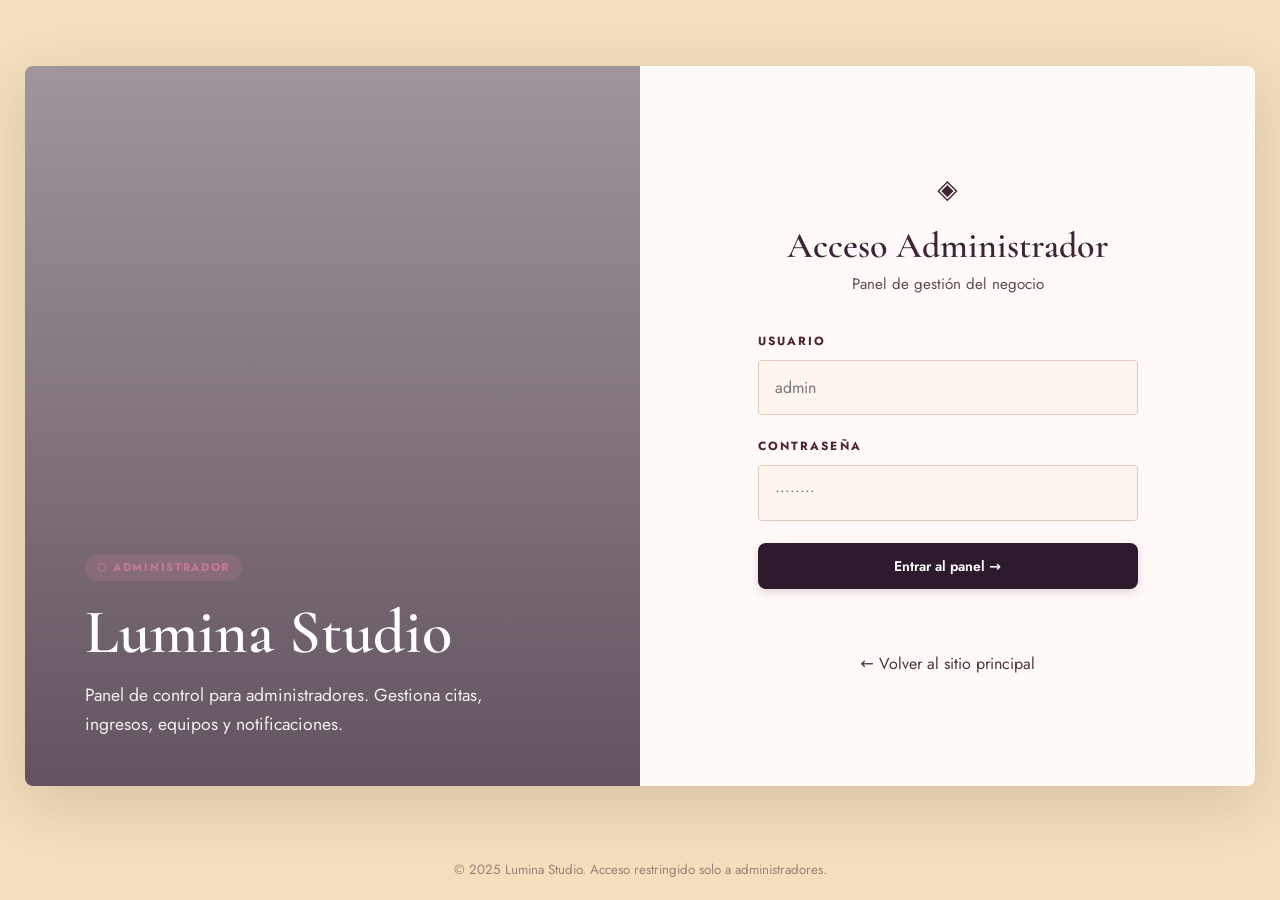
<file: frontend/admin-login.html>
<!doctype html>
<html lang="es">
  <head>
    <meta charset="UTF-8" />
    <meta name="viewport" content="width=device-width, initial-scale=1.0" />
    <meta name="robots" content="noindex, nofollow" />
    <title>Acceso Administrador — Lumina Studio</title>
    <meta name="description" content="Acceso restringido al panel de administración de Lumina Studio." />
    <link rel="canonical" href="https://sistema-reservas-imjo.onrender.com/admin-login.html">
    <link rel="stylesheet" href="css/style.css" />
    <link rel="stylesheet" href="css/professional.css" />
    <link rel="stylesheet" href="css/admin.css" />
  </head>
  <body class="professional-page">
    <main class="professional-shell">
      <section class="pro-login" aria-labelledby="admin-login-title">
        <div class="pro-login__card">
          <aside class="pro-login__image admin-login__image" aria-hidden="true">
            <div>
              <div class="admin-login__badge">⬡ Administrador</div>
              <h1>Lumina Studio</h1>
              <p>
                Panel de control para administradores. Gestiona citas, ingresos,
                equipos y notificaciones.
              </p>
            </div>
          </aside>

          <section class="pro-login__form">
            <div class="login-symbol" style="color: var(--clr-dark)">◈</div>
            <h2 id="admin-login-title" style="color: var(--clr-dark)">
              Acceso Administrador
            </h2>
            <p>Panel de gestión del negocio</p>

            <p class="login-alert" id="login-error" hidden>
              Credenciales incorrectas. Verifica tu usuario y contraseña.
            </p>

            <form id="admin-login-form">
              <label class="pro-field">
                <span>Usuario</span>
                <input
                  id="admin-username"
                  autocomplete="username"
                  placeholder="admin"
                  required
                />
              </label>
              <label class="pro-field">
                <span>Contraseña</span>
                <input
                  id="admin-password"
                  type="password"
                  autocomplete="current-password"
                  placeholder="••••••••"
                  required
                />
              </label>
              <button
                class="pro-primary-btn admin-btn"
                type="submit"
                id="login-submit-btn"
              >
                Entrar al panel →
              </button>
            </form>

            <a class="back-home" href="index.html"
              >← Volver al sitio principal</a
            >
          </section>
        </div>
        <small class="login-footer"
          >© 2025 Lumina Studio. Acceso restringido solo a
          administradores.</small
        >
      </section>
    </main>
    <script type="module" src="js/admin-login.js"></script>
  </body>
</html>
</file>
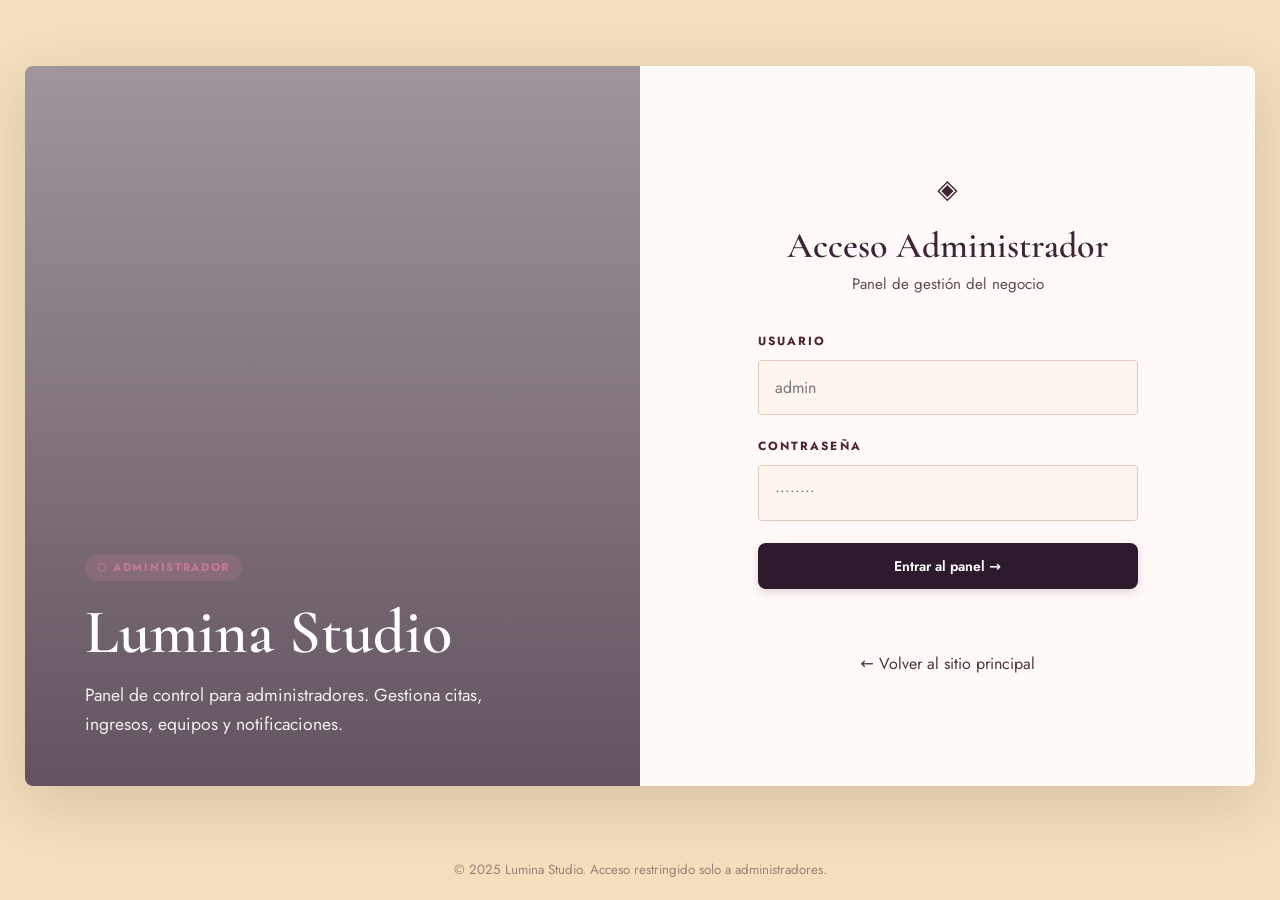
<file: frontend/admin.html>
<!doctype html>
<html lang="es">
<head>
  <meta charset="UTF-8">
  <meta name="viewport" content="width=device-width, initial-scale=1.0">
  <meta name="robots" content="noindex, nofollow">
  <title>Panel Admin — Lumina Studio</title>
  <meta name="description" content="Panel interno de administración de Lumina Studio. Acceso restringido.">
  <link rel="canonical" href="https://sistema-reservas-imjo.onrender.com/admin.html">
  <link rel="stylesheet" href="css/style.css">
  <link rel="stylesheet" href="css/professional.css">
  <link rel="stylesheet" href="css/admin.css">
</head>
<body class="professional-page admin-page">
  <script>
    if (!sessionStorage.getItem("adminSession")) {
      window.location.href = "admin-login.html";
    }
  </script>

  <!-- ── Sidebar nav ──────────────────────────────────────────────────────── -->
  <aside class="admin-sidebar" id="admin-sidebar">
    <div class="admin-sidebar__brand">
      <span class="admin-sidebar__logo">Lumina</span>
      <span class="admin-sidebar__role">Administrador</span>
    </div>

    <nav class="admin-nav" aria-label="Navegación del panel">
      <button class="admin-nav__item active" data-section="overview">
        <span class="admin-nav__icon">◈</span>
        Resumen
      </button>
      <button class="admin-nav__item" data-section="appointments">
        <span class="admin-nav__icon">□</span>
        Citas
      </button>
      <button class="admin-nav__item" data-section="revenue">
        <span class="admin-nav__icon">◇</span>
        Ingresos
      </button>
      <button class="admin-nav__item" data-section="professionals">
        <span class="admin-nav__icon">◎</span>
        Profesionales
      </button>
      <button class="admin-nav__item" data-section="notifications">
        <span class="admin-nav__icon">◉</span>
        Notificaciones
      </button>
    </nav>

    <button class="admin-logout" id="admin-logout-btn">
      Cerrar sesión
    </button>
  </aside>

  <!-- ── Main content ─────────────────────────────────────────────────────── -->
  <main class="admin-main" id="admin-main">

    <!-- ── Top bar ────────────────────────────────────────────────────────── -->
    <header class="admin-topbar">
      <div>
        <h1 class="admin-topbar__title" id="section-title">Resumen del negocio</h1>
        <p class="admin-topbar__date" id="today-date"></p>
      </div>
      <div class="admin-topbar__user">
        <span class="admin-topbar__avatar">A</span>
        <span id="admin-username-display">Admin</span>
      </div>
    </header>

    <!-- ════════════════════════════════════════════════════════════════════
         SECTION: OVERVIEW (default landing)
    ════════════════════════════════════════════════════════════════════ -->
    <section class="admin-section active" id="section-overview">
      <div class="admin-kpi-row" id="overview-kpis">
        <!-- populated by JS -->
        <div class="admin-kpi skeleton" style="height:110px"></div>
        <div class="admin-kpi skeleton" style="height:110px"></div>
        <div class="admin-kpi skeleton" style="height:110px"></div>
        <div class="admin-kpi skeleton" style="height:110px"></div>
      </div>

      <!-- Busy professionals today -->
      <div class="admin-card" style="margin-top: var(--space-2xl)">
        <div class="admin-card__header">
          <h2 class="admin-card__title">Profesionales activos hoy</h2>
          <span class="admin-card__badge" id="busy-date-label"></span>
        </div>
        <div id="busy-professionals-list" class="admin-busy-list">
          <div class="skeleton" style="height:68px;border-radius:8px;margin-bottom:8px"></div>
          <div class="skeleton" style="height:68px;border-radius:8px;margin-bottom:8px"></div>
        </div>
      </div>
    </section>

    <!-- ════════════════════════════════════════════════════════════════════
         SECTION: CITAS (HU-15)
    ════════════════════════════════════════════════════════════════════ -->
    <section class="admin-section" id="section-appointments">
      <div class="admin-filter-bar">
        <button class="admin-filter-btn active" data-filter="day">Hoy</button>
        <button class="admin-filter-btn" data-filter="week">Esta semana</button>
        <button class="admin-filter-btn" data-filter="month">Este mes</button>
      </div>

      <!-- Status summary chips -->
      <div class="admin-status-row" id="appt-status-row">
        <div class="admin-status-chip admin-status-chip--pending">
          <span class="admin-status-chip__count" id="appt-count-reserved">—</span>
          <span class="admin-status-chip__label">Reservadas</span>
        </div>
        <div class="admin-status-chip admin-status-chip--confirmed">
          <span class="admin-status-chip__count" id="appt-count-confirmed">—</span>
          <span class="admin-status-chip__label">Confirmadas</span>
        </div>
        <div class="admin-status-chip admin-status-chip--completed">
          <span class="admin-status-chip__count" id="appt-count-completed">—</span>
          <span class="admin-status-chip__label">Completadas</span>
        </div>
        <div class="admin-status-chip admin-status-chip--cancelled">
          <span class="admin-status-chip__count" id="appt-count-cancelled">—</span>
          <span class="admin-status-chip__label">Canceladas</span>
        </div>
      </div>

      <!-- Appointments table -->
      <div class="admin-card">
        <div class="admin-card__header">
          <h2 class="admin-card__title">Detalle de citas</h2>
          <span class="admin-card__total" id="appt-total-label"></span>
        </div>
        <div class="admin-table-wrap" id="appointments-table-wrap">
          <table class="admin-table" id="appointments-table">
            <thead>
              <tr>
                <th>#</th>
                <th>Cliente</th>
                <th>Servicio</th>
                <th>Profesional</th>
                <th>Fecha &amp; Hora</th>
                <th>Estado</th>
              </tr>
            </thead>
            <tbody id="appointments-tbody">
              <tr><td colspan="6" class="admin-table__loading">Cargando citas…</td></tr>
            </tbody>
          </table>
        </div>
      </div>
    </section>

    <!-- ════════════════════════════════════════════════════════════════════
         SECTION: INGRESOS (HU-16)
    ════════════════════════════════════════════════════════════════════ -->
    <section class="admin-section" id="section-revenue">
      <div class="admin-filter-bar">
        <button class="admin-filter-btn active" data-filter="day">Hoy</button>
        <button class="admin-filter-btn" data-filter="week">Esta semana</button>
        <button class="admin-filter-btn" data-filter="month">Este mes</button>
      </div>

      <!-- Main revenue KPI -->
      <div class="admin-revenue-hero">
        <div>
          <p class="admin-revenue-hero__label">Ingresos totales</p>
          <p class="admin-revenue-hero__amount" id="revenue-total">—</p>
          <p class="admin-revenue-hero__sub" id="revenue-appointments-count"></p>
        </div>
        <div class="admin-revenue-hero__icon">◇</div>
      </div>

      <!-- By category -->
      <div class="admin-card" style="margin-top: var(--space-xl)">
        <div class="admin-card__header">
          <h2 class="admin-card__title">Ingresos por categoría</h2>
        </div>
        <div id="revenue-by-category" class="admin-category-bars">
          <!-- populated by JS -->
        </div>
      </div>

      <!-- Daily breakdown -->
      <div class="admin-card" style="margin-top: var(--space-xl)" id="revenue-daily-card">
        <div class="admin-card__header">
          <h2 class="admin-card__title">Desglose diario</h2>
        </div>
        <div id="revenue-daily-chart" class="admin-bar-chart">
          <!-- populated by JS -->
        </div>
      </div>
    </section>

    <!-- ════════════════════════════════════════════════════════════════════
         SECTION: PROFESIONALES (HU-17 + HU-18 + HU-19)
    ════════════════════════════════════════════════════════════════════ -->
    <section class="admin-section" id="section-professionals">

      <!-- HU-17: Profesionales ocupados hoy -->
      <div class="admin-card" style="margin-bottom: var(--space-2xl)">
        <div class="admin-card__header">
          <h2 class="admin-card__title">Ocupados hoy</h2>
          <input type="date" id="busy-date-input" class="admin-date-input">
        </div>
        <div id="busy-professionals-section" class="admin-busy-list">
          <div class="skeleton" style="height:68px;border-radius:8px;margin-bottom:8px"></div>
        </div>
      </div>

      <!-- HU-18 + HU-19: Gestión de equipo -->
      <div class="admin-card">
        <div class="admin-card__header">
          <h2 class="admin-card__title">Gestión del equipo</h2>
          <!-- HU-19 trigger button -->
          <button class="admin-btn admin-btn--primary" id="add-professional-btn">
            + Añadir profesional
          </button>
        </div>
        <div id="professionals-list-wrap">
          <div class="admin-professionals-grid" id="professionals-grid">
            <div class="skeleton" style="height:110px;border-radius:8px"></div>
            <div class="skeleton" style="height:110px;border-radius:8px"></div>
            <div class="skeleton" style="height:110px;border-radius:8px"></div>
          </div>
        </div>
      </div>
    </section>

    <!-- ════════════════════════════════════════════════════════════════════
         SECTION: NOTIFICACIONES (HU-20)
    ════════════════════════════════════════════════════════════════════ -->
    <section class="admin-section" id="section-notifications">
      <div class="admin-card">
        <div class="admin-card__header">
          <h2 class="admin-card__title">Recordatorios WhatsApp</h2>
          <span class="admin-card__badge">HU-20</span>
        </div>

        <div class="admin-notif-hero">
          <div class="admin-notif-hero__icon">◉</div>
          <div>
            <p class="admin-notif-hero__title">Enviar recordatorios del día</p>
            <p class="admin-notif-hero__desc">
              Envía un mensaje de WhatsApp al cliente con fecha y servicio de su cita,
              y al profesional con su agenda del día seleccionado.
            </p>
          </div>
        </div>

        <div class="admin-notif-form">
          <label class="admin-notif-label" for="notif-date">Selecciona la fecha</label>
          <div class="admin-notif-row">
            <input type="date" id="notif-date" class="admin-date-input admin-date-input--lg">
            <button class="admin-btn admin-btn--primary admin-btn--lg" id="send-notif-btn">
              Enviar recordatorios
            </button>
          </div>
        </div>

        <!-- Config notice -->
        <div class="admin-notif-config" id="notif-config-notice">
          <strong>⚙ Configuración requerida</strong>
          <p>
            Para enviar mensajes reales, configura en tu <code>.env</code>:<br>
            <code>WHATSAPP_API_URL</code> y <code>WHATSAPP_API_KEY</code>
            usando <a href="https://www.callmebot.com/blog/free-api-whatsapp-messages/" target="_blank" rel="noopener">CallMeBot</a>
            (gratuito) o tu proveedor preferido (Twilio, etc.).<br>
            Mientras tanto, el sistema opera en <strong>modo simulado</strong> y registra los mensajes aquí.
          </p>
        </div>

        <!-- Results log -->
        <div id="notif-log" class="admin-notif-log" style="display:none">
          <div class="admin-notif-log__header">
            <span id="notif-log-title">Resultado del envío</span>
            <button class="admin-notif-log__clear" id="clear-log-btn">Limpiar</button>
          </div>
          <div id="notif-log-items"></div>
        </div>
      </div>
    </section>

  </main><!-- /admin-main -->

  <!-- ════════════════════════════════════════════════════════════════════════
       MODALS
  ════════════════════════════════════════════════════════════════════════ -->

  <!-- HU-19: Add Professional modal -->
  <div class="admin-overlay" id="add-prof-modal" role="dialog" aria-modal="true" aria-labelledby="add-prof-title">
    <div class="admin-dialog">
      <button class="admin-dialog__close" id="add-prof-close" aria-label="Cerrar">×</button>
      <h2 class="admin-dialog__title" id="add-prof-title">Añadir profesional</h2>
      <p class="admin-dialog__desc">El nuevo profesional podrá acceder al panel con estas credenciales.</p>

      <div id="add-prof-error" class="admin-dialog__error" style="display:none"></div>

      <label class="pro-field">
        <span>Nombre completo</span>
        <input id="new-prof-name" placeholder="Ej. María López" autocomplete="off">
      </label>
      <label class="pro-field">
        <span>Cargo / Especialidad</span>
        <input id="new-prof-title" placeholder="Ej. Especialista en Skincare" autocomplete="off">
      </label>
      <label class="pro-field">
        <span>Usuario *</span>
        <input id="new-prof-username" placeholder="Ej. maria.lopez" autocomplete="off" required>
      </label>
      <label class="pro-field">
        <span>Contraseña *</span>
        <input id="new-prof-password" type="password" placeholder="Mínimo 6 caracteres" required>
      </label>

      <button class="pro-primary-btn admin-btn" id="confirm-add-prof-btn">
        Confirmar registro de usuario
      </button>
    </div>
  </div>

  <!-- HU-18: Delete confirmation modal -->
  <div class="admin-overlay" id="delete-prof-modal" role="dialog" aria-modal="true" aria-labelledby="delete-prof-title">
    <div class="admin-dialog admin-dialog--sm">
      <h2 class="admin-dialog__title" id="delete-prof-title">Eliminar profesional</h2>
      <p class="admin-dialog__desc" id="delete-prof-desc">
        Esta acción desactivará al profesional del sistema. Sus citas anteriores se conservarán en el historial.
      </p>
      <div class="dialog-actions">
        <button class="outline-action" id="delete-prof-cancel">Volver</button>
        <button class="pro-primary-btn admin-btn admin-btn--danger" id="delete-prof-confirm">
          Confirmar
        </button>
      </div>
    </div>
  </div>

  <!-- Toast notification -->
  <div class="toast" id="admin-toast" role="status" aria-live="polite"></div>

  <script type="module" src="js/admin.js"></script>
</body>
</html>
</file>
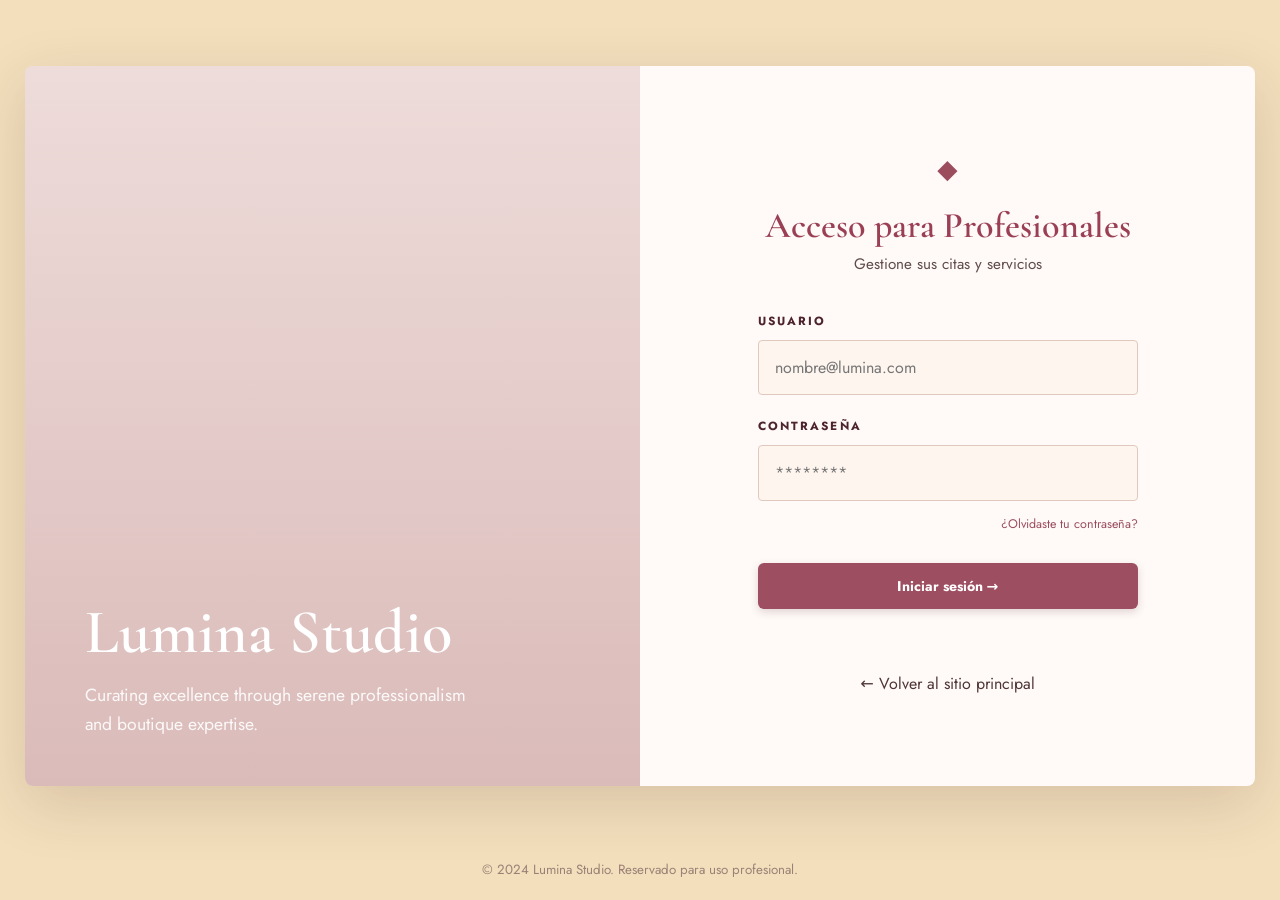
<file: frontend/login.html>
<!DOCTYPE html>
<html lang="es">
<head>
  <meta charset="UTF-8">
  <meta name="viewport" content="width=device-width, initial-scale=1.0">
  <title>Acceso Profesional - Lumina Studio</title>
  <link rel="stylesheet" href="css/style.css">
  <link rel="stylesheet" href="css/professional.css">
</head>
<body class="professional-page">
  <main class="professional-shell">
    <section class="pro-login" id="login-panel" aria-labelledby="login-title">
      <div class="pro-login__card">
        <aside class="pro-login__image" aria-hidden="true">
          <div>
            <h1>Lumina Studio</h1>
            <p>Curating excellence through serene professionalism and boutique expertise.</p>
          </div>
        </aside>

        <section class="pro-login__form">
          <div class="login-symbol">◆</div>
          <h2 id="login-title">Acceso para Profesionales</h2>
          <p>Gestione sus citas y servicios</p>

          <p class="login-alert" id="login-error" hidden>Las credenciales son incorrectas</p>

          <form id="login-form">
            <label class="pro-field">
              <span>Usuario</span>
              <input id="login-username" autocomplete="username" placeholder="nombre@lumina.com" required>
            </label>
            <label class="pro-field">
              <span>Contraseña</span>
              <input id="login-password" type="password" autocomplete="current-password" placeholder="********" required>
            </label>
            <a class="forgot-link" href="#">¿Olvidaste tu contraseña?</a>
            <button class="pro-primary-btn" type="submit">Iniciar sesión →</button>
          </form>

          <a class="back-home" href="index.html">← Volver al sitio principal</a>
        </section>
      </div>
      <small class="login-footer">© 2024 Lumina Studio. Reservado para uso profesional.</small>
    </section>
  </main>
  <script type="module" src="js/login.js"></script>
</body>
</html>
</file>
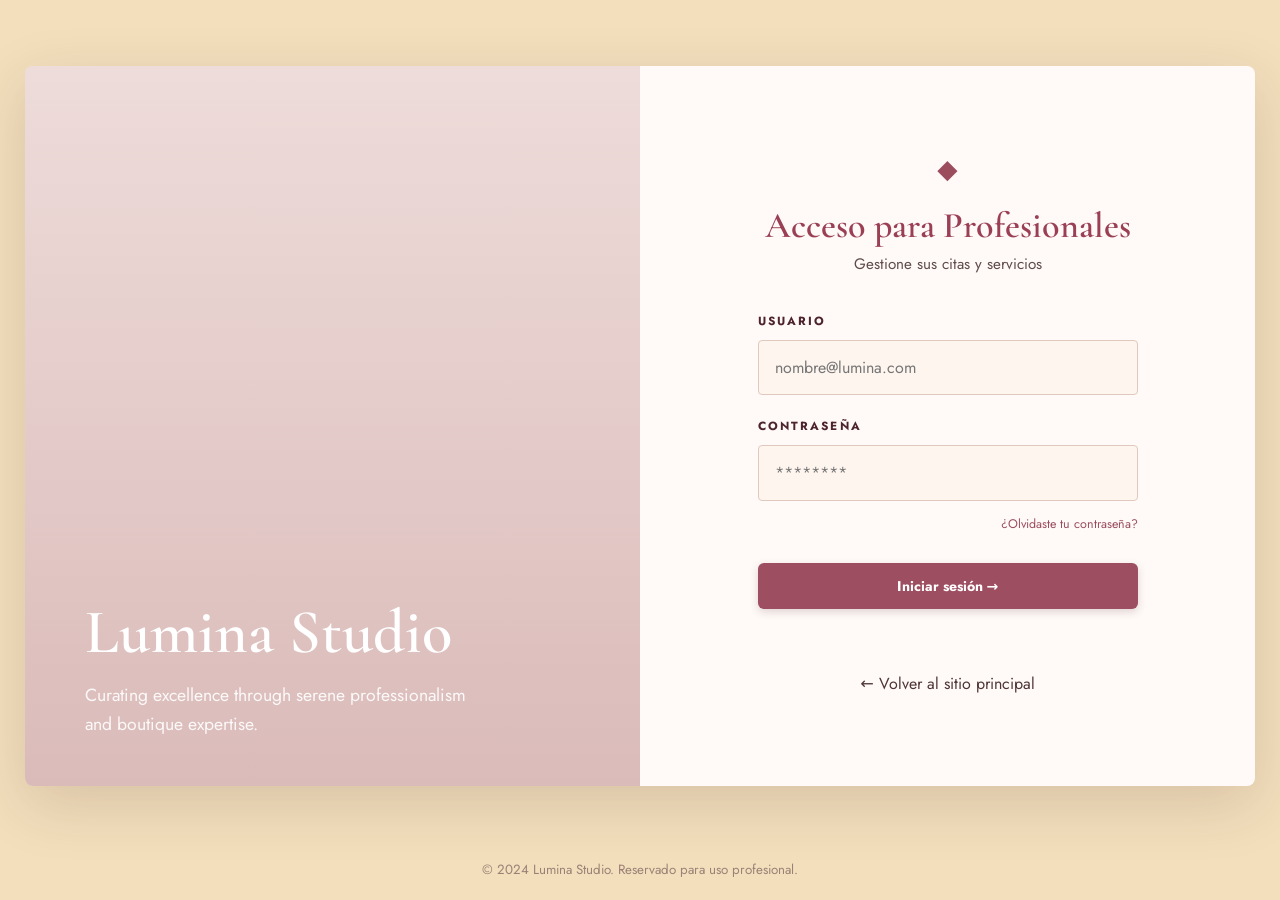
<file: frontend/professional.html>
<!doctype html>
<html lang="es">
    <head>
        <meta charset="UTF-8" />
        <meta name="viewport" content="width=device-width, initial-scale=1.0" />
        <meta name="robots" content="noindex, nofollow" />
        <title>Panel Profesional - Lumina Studio</title>
        <meta name="description" content="Panel interno de gestión de agenda para profesionales de Lumina Studio. Acceso restringido." />
        <link rel="canonical" href="https://sistema-reservas-imjo.onrender.com/professional.html">
        <link rel="stylesheet" href="css/style.css" />
        <link rel="stylesheet" href="css/professional.css" />
    </head>
    <body class="professional-page">
        <script>
            if (!sessionStorage.getItem("professionalSession")) {
                window.location.href = "login.html";
            }
        </script>
        <main class="professional-shell">
            <section class="pro-dashboard" id="dashboard">
                <header class="pro-header">
                    <div>
                        <h1>Panel de Profesional</h1>
                        <p>
                            Gestiona tu agenda de hoy y asegura una experiencia
                            excepcional para cada cliente.
                        </p>
                    </div>
                    <button class="logout-link" id="logout-btn">
                        Cerrar sesion
                    </button>
                </header>

                <div class="pro-dashboard__grid">
                    <section
                        class="appointments-area"
                        aria-labelledby="appointments-title"
                    >
                        <div class="section-row">
                            <h2 id="appointments-title">Proximas Citas</h2>
                            <span id="today-label"></span>
                        </div>
                        <div
                            class="pro-appointments"
                            id="appointments-list"
                        ></div>
                    </section>

                    <aside class="schedule-area">
                        <section
                            class="block-card"
                            aria-labelledby="blocks-title"
                        >
                            <h2 id="blocks-title">Bloquear Horario</h2>
                            <div class="mini-week" id="mini-week"></div>
                            <p class="slot-label">Seleccionar Franja Horaria</p>
                            <div class="quick-slots" id="quick-slots">
                                <button data-start="09:00" data-end="10:00">
                                    09:00 - 10:00
                                </button>
                                <button data-start="10:00" data-end="11:00">
                                    10:00 - 11:00
                                </button>
                                <button data-start="11:00" data-end="12:00">
                                    11:00 - 12:00
                                </button>
                                <button data-start="14:00" data-end="15:00">
                                    14:00 - 15:00
                                </button>
                                <button data-start="15:00" data-end="16:00">
                                    15:00 - 16:00
                                </button>
                                <button data-start="16:00" data-end="17:00">
                                    16:00 - 17:00
                                </button>
                            </div>
                            <button
                                class="pro-primary-btn"
                                id="confirm-block-btn"
                            >
                                Confirmar Bloqueo
                            </button>
                        </section>

                        <section class="reminder-card">
                            <strong>ⓘ Recordatorio</strong>
                            <p id="reminder-text">
                                Tienes citas pendientes por revisar.
                            </p>
                        </section>
                    </aside>
                </div>

                <footer class="pro-footer">
                    <div>
                        <h2>Lumina Studio</h2>
                        <p>
                            El espacio donde la belleza y la serenidad se
                            encuentran para crear experiencias unicas de cuidado
                            personal.
                        </p>
                    </div>
                    <div>
                        <h3>Enlaces</h3>
                        <a href="#">Horarios de Atencion</a>
                        <a href="#">Politicas de Cancelacion</a>
                        <a href="#">Terminos del Servicio</a>
                    </div>
                    <div class="pro-footer__right">
                        <span>⌯ ♡</span>
                        <small
                            >© 2024 Lumina Studio. All rights reserved.</small
                        >
                    </div>
                </footer>
            </section>
        </main>

        <div class="pro-overlay" id="appointment-modal">
            <article class="appointment-modal">
                <button
                    class="modal-close"
                    id="modal-close"
                    aria-label="Cerrar"
                >
                    ×
                </button>
                <div id="appointment-detail"></div>
            </article>
        </div>

        <div class="pro-overlay pro-overlay--nested" id="cancel-modal">
            <article class="confirm-dialog">
                <h2>Cancelar Cita</h2>
                <p>
                    Por favor, indica el motivo de la cancelacion para informar
                    al cliente adecuadamente.
                </p>
                <label class="pro-field">
                    <span>Motivo de la cancelacion</span>
                    <textarea id="cancel-reason" rows="4"></textarea>
                </label>
                <div class="dialog-actions">
                    <button class="outline-action" id="cancel-back-btn">
                        Volver
                    </button>
                    <button class="pro-primary-btn" id="cancel-confirm-btn">
                        Confirmar
                    </button>
                </div>
            </article>
        </div>

        <div class="pro-overlay pro-overlay--nested" id="complete-modal">
            <article class="confirm-dialog">
                <h2>Cita completada</h2>
                <p>Esta cita desaparecera del panel de proximas citas.</p>
                <div class="dialog-actions">
                    <button class="outline-action" id="complete-back-btn">
                        Volver
                    </button>
                    <button class="pro-primary-btn" id="complete-confirm-btn">
                        Confirmar
                    </button>
                </div>
            </article>
        </div>

        <div class="pro-overlay pro-overlay--nested" id="confirm-modal">
            <article class="confirm-dialog">
                <h2>Cita confirmada</h2>
                <p>La cita quedara marcada como confirmada en tu agenda.</p>
                <div class="dialog-actions">
                    <button class="outline-action" id="confirm-back-btn">
                        Volver
                    </button>
                    <button class="pro-primary-btn" id="confirm-confirm-btn">
                        Confirmar
                    </button>
                </div>
            </article>
        </div>

        <div class="toast" id="toast" role="status" aria-live="polite"></div>
        <script type="module" src="js/professional.js"></script>
    </body>
</html>
</file>
<file: frontend/css/style.css>
/* ═══════════════════════════════════════════════════════════════════════════
   Lumina Studio — Global Design System
   Palette: Warm blush / Rose mauve / Dark plum
   Fonts: Cormorant Garamond (headings) + Jost (body)
   ═══════════════════════════════════════════════════════════════════════════ */

@import url("https://fonts.googleapis.com/css2?family=Cormorant+Garamond:ital,wght@0,300;0,400;0,500;0,600;0,700;1,400;1,600&family=Jost:wght@300;400;500;600&display=swap");

/* ── CSS Custom Properties ────────────────────────────────────────────────── */
:root {
    /* Colors */
    --clr-bg: #fdf5f3;
    --clr-bg-alt: #f5e9e6;
    --clr-primary: #a85070;
    --clr-primary-dark: #8b3a58;
    --clr-primary-light: #c47a94;
    --clr-dark: #3d2535;
    --clr-dark-alt: #4a3040;
    --clr-text: #2d1b2d;
    --clr-text-mid: #6b4f5e;
    --clr-text-muted: #9a7a88;
    --clr-white: #ffffff;
    --clr-border: #e8d0d8;
    --clr-border-light: #f0e2e6;

    /* Typography */
    --font-heading: "Cormorant Garamond", Georgia, serif;
    --font-body: "Jost", system-ui, sans-serif;

    /* Spacing */
    --space-xs: 0.25rem;
    --space-sm: 0.5rem;
    --space-md: 1rem;
    --space-lg: 1.5rem;
    --space-xl: 2rem;
    --space-2xl: 3rem;
    --space-3xl: 4rem;
    --space-4xl: 6rem;

    /* Radii */
    --radius-sm: 6px;
    --radius-md: 12px;
    --radius-lg: 20px;
    --radius-xl: 32px;
    --radius-full: 9999px;

    /* Shadows */
    --shadow-sm:
        0 1px 3px rgba(61, 37, 53, 0.06), 0 1px 2px rgba(61, 37, 53, 0.04);
    --shadow-md:
        0 4px 16px rgba(61, 37, 53, 0.1), 0 2px 6px rgba(61, 37, 53, 0.06);
    --shadow-lg:
        0 8px 32px rgba(61, 37, 53, 0.14), 0 4px 12px rgba(61, 37, 53, 0.08);
    --shadow-xl: 0 20px 60px rgba(61, 37, 53, 0.18);

    /* Transitions */
    --transition-fast: 150ms ease;
    --transition-base: 250ms ease;
    --transition-slow: 400ms ease;

    /* Nav height */
    --nav-h: 72px;
}

/* ── Reset & Base ─────────────────────────────────────────────────────────── */
*,
*::before,
*::after {
    box-sizing: border-box;
    margin: 0;
    padding: 0;
}

html {
    scroll-behavior: smooth;
    font-size: 16px;
}

.visually-hidden {
    position: absolute;
    width: 1px;
    height: 1px;
    padding: 0;
    margin: -1px;
    overflow: hidden;
    clip: rect(0, 0, 0, 0);
    white-space: nowrap;
    border: 0;
}

body {
    font-family: var(--font-body);
    background-color: var(--clr-bg);
    color: var(--clr-text);
    line-height: 1.6;
    -webkit-font-smoothing: antialiased;
    overflow-x: hidden;
}

img {
    display: block;
    max-width: 100%;
    height: auto;
}

a {
    color: inherit;
    text-decoration: none;
}

ul,
ol {
    list-style: none;
}

button {
    cursor: pointer;
    font-family: var(--font-body);
    border: none;
    background: none;
}

input,
textarea,
select {
    font-family: var(--font-body);
}

/* ── Typography scale ─────────────────────────────────────────────────────── */
h1,
h2,
h3,
h4,
h5 {
    font-family: var(--font-heading);
    line-height: 1.15;
    font-weight: 600;
    color: var(--clr-text);
}

h1 {
    font-size: clamp(2.4rem, 6vw, 4rem);
}
h2 {
    font-size: clamp(1.8rem, 4vw, 2.8rem);
}
h3 {
    font-size: clamp(1.3rem, 2.5vw, 1.8rem);
}
h4 {
    font-size: 1.2rem;
}

p {
    color: var(--clr-text-mid);
    font-size: 0.95rem;
    line-height: 1.7;
}

/* ── Layout utilities ─────────────────────────────────────────────────────── */
.container {
    width: 100%;
    max-width: 1200px;
    margin-inline: auto;
    padding-inline: var(--space-xl);
}

.section {
    padding-block: var(--space-4xl);
}

.section--alt {
    background-color: var(--clr-bg-alt);
}

/* ── Navigation ───────────────────────────────────────────────────────────── */
.nav {
    position: fixed;
    top: 0;
    left: 0;
    right: 0;
    z-index: 100;
    height: var(--nav-h);
    display: flex;
    align-items: center;
    background: rgba(253, 245, 243, 0.9);
    backdrop-filter: blur(12px);
    -webkit-backdrop-filter: blur(12px);
    border-bottom: 1px solid var(--clr-border-light);
    transition:
        background var(--transition-base),
        box-shadow var(--transition-base);
}

.nav.scrolled {
    background: rgba(253, 245, 243, 0.97);
    box-shadow: var(--shadow-sm);
}

.nav__inner {
    display: flex;
    align-items: center;
    justify-content: space-between;
    width: 100%;
    max-width: 1200px;
    margin-inline: auto;
    padding-inline: var(--space-xl);
}

.nav__logo {
    font-family: var(--font-heading);
    font-size: 1.5rem;
    font-weight: 600;
    color: var(--clr-primary);
    letter-spacing: 0.02em;
}

.nav__links {
    display: flex;
    gap: var(--space-2xl);
    align-items: center;
}

.nav__links a {
    font-size: 0.9rem;
    font-weight: 400;
    color: var(--clr-text-mid);
    letter-spacing: 0.04em;
    position: relative;
    transition: color var(--transition-fast);
}

.nav__links a::after {
    content: "";
    position: absolute;
    bottom: -3px;
    left: 0;
    width: 0;
    height: 1px;
    background: var(--clr-primary);
    transition: width var(--transition-base);
}

.nav__links a:hover,
.nav__links a.active {
    color: var(--clr-primary);
}

.nav__links a:hover::after,
.nav__links a.active::after {
    width: 100%;
}

/* ── Buttons ──────────────────────────────────────────────────────────────── */
.btn {
    display: inline-flex;
    align-items: center;
    justify-content: center;
    gap: var(--space-sm);
    padding: 0.7rem 1.6rem;
    border-radius: var(--radius-sm);
    font-size: 0.875rem;
    font-weight: 500;
    letter-spacing: 0.04em;
    transition: all var(--transition-base);
    white-space: nowrap;
}

.btn--primary {
    background: var(--clr-primary);
    color: var(--clr-white);
}
.btn--primary:hover {
    background: var(--clr-primary-dark);
    transform: translateY(-1px);
    box-shadow: 0 6px 20px rgba(168, 80, 112, 0.35);
}

.btn--dark {
    background: var(--clr-dark);
    color: var(--clr-white);
}
.btn--dark:hover {
    background: var(--clr-dark-alt);
    transform: translateY(-1px);
    box-shadow: 0 6px 20px rgba(61, 37, 53, 0.35);
}

.btn--outline {
    background: transparent;
    color: var(--clr-white);
    border: 1.5px solid rgba(255, 255, 255, 0.7);
}
.btn--outline:hover {
    background: rgba(255, 255, 255, 0.12);
    border-color: var(--clr-white);
}

.btn--lg {
    padding: 0.9rem 2.2rem;
    font-size: 0.95rem;
}

/* ── Section labels ───────────────────────────────────────────────────────── */
.section-label {
    display: inline-block;
    font-size: 0.7rem;
    font-weight: 600;
    letter-spacing: 0.18em;
    text-transform: uppercase;
    color: var(--clr-primary);
    background: rgba(168, 80, 112, 0.08);
    padding: 0.3rem 0.9rem;
    border-radius: var(--radius-full);
    margin-bottom: var(--space-md);
}

.section-title {
    margin-bottom: var(--space-sm);
}

.section-subtitle {
    max-width: 540px;
    margin-bottom: var(--space-2xl);
}

.section-header {
    text-align: center;
    margin-bottom: var(--space-3xl);
}

.section-header .section-subtitle {
    margin-inline: auto;
}

/* ── Hero ─────────────────────────────────────────────────────────────────── */
.hero {
    position: relative;
    min-height: 100vh;
    display: flex;
    align-items: center;
    overflow: hidden;
    padding-top: var(--nav-h);
}

.hero__bg {
    position: absolute;
    inset: 0;
    background-image: url("https://images.unsplash.com/photo-1544161515-4ab6ce6db874?w=1600&q=85");
    background-size: cover;
    background-position: center;
    transform: scale(1.04);
    transition: transform 8s ease;
}

.hero__bg::after {
    content: "";
    position: absolute;
    inset: 0;
    background: linear-gradient(
        110deg,
        rgba(61, 37, 53, 0.82) 0%,
        rgba(61, 37, 53, 0.55) 50%,
        rgba(168, 80, 112, 0.2) 100%
    );
}

.hero.loaded .hero__bg {
    transform: scale(1);
}

.hero__content {
    position: relative;
    z-index: 2;
    max-width: 620px;
    animation: heroFadeIn 1s ease forwards;
}

@keyframes heroFadeIn {
    from {
        opacity: 0;
        transform: translateY(30px);
    }
    to {
        opacity: 1;
        transform: translateY(0);
    }
}

.hero__eyebrow {
    font-size: 0.7rem;
    font-weight: 600;
    letter-spacing: 0.2em;
    text-transform: uppercase;
    color: var(--clr-primary-light);
    margin-bottom: var(--space-md);
    display: flex;
    align-items: center;
    gap: var(--space-sm);
}

.hero__eyebrow::before {
    content: "";
    display: block;
    width: 28px;
    height: 1px;
    background: var(--clr-primary-light);
}

.hero__title {
    font-size: clamp(2.6rem, 7vw, 4.4rem);
    font-weight: 700;
    color: var(--clr-white);
    line-height: 1.08;
    margin-bottom: var(--space-lg);
}

.hero__title em {
    font-style: italic;
    color: var(--clr-primary-light);
}

.hero__desc {
    color: rgba(255, 255, 255, 0.8);
    font-size: 1rem;
    line-height: 1.7;
    margin-bottom: var(--space-2xl);
    max-width: 480px;
}

.hero__cta {
    display: flex;
    gap: var(--space-md);
    flex-wrap: wrap;
}

/* ── Services grid & Carousel ────────────────────────────────────────────── */
.services-carousel {
    position: relative;
    margin: 0 calc(var(--space-md) * -1);
    padding: 0 var(--space-md);
}

.services-grid {
    display: flex;
    overflow-x: auto;
    gap: var(--space-xl);
    padding: var(--space-md) 0 var(--space-2xl);
    scroll-snap-type: x mandatory;
    scrollbar-width: none; /* Firefox */
    -ms-overflow-style: none; /* IE/Edge */
}

.services-grid::-webkit-scrollbar {
    display: none; /* Chrome/Safari */
}

.service-card {
    flex: 0 0 300px;
    scroll-snap-align: start;
    background: var(--clr-white);
    border-radius: var(--radius-lg);
    overflow: hidden;
    box-shadow: var(--shadow-sm);
    transition:
        transform var(--transition-base),
        box-shadow var(--transition-base);
    cursor: pointer;
}

.carousel-nav {
    position: absolute;
    top: 45%;
    transform: translateY(-50%);
    width: 44px;
    height: 44px;
    border-radius: 50%;
    border: none;
    background: var(--clr-white);
    color: var(--clr-primary);
    font-size: 1.5rem;
    display: flex;
    align-items: center;
    justify-content: center;
    box-shadow: var(--shadow-md);
    cursor: pointer;
    z-index: 10;
    transition: all var(--transition-base);
}

.carousel-nav:hover {
    background: var(--clr-primary);
    color: var(--clr-white);
}

.carousel-nav--prev {
    left: 0;
}
.carousel-nav--next {
    right: 0;
}

@media (max-width: 768px) {
    .carousel-nav {
        display: none;
    }
    .service-card {
        flex: 0 0 260px;
    }
}

.service-card:hover {
    transform: translateY(-6px);
    box-shadow: var(--shadow-lg);
}

.service-card__img-wrap {
    position: relative;
    height: 220px;
    overflow: hidden;
}

.service-card__img-wrap img {
    width: 100%;
    height: 100%;
    object-fit: cover;
    transition: transform var(--transition-slow);
}

.service-card:hover .service-card__img-wrap img {
    transform: scale(1.06);
}

.service-card__badge {
    position: absolute;
    top: var(--space-md);
    right: var(--space-md);
    background: rgba(61, 37, 53, 0.8);
    color: var(--clr-white);
    font-size: 0.72rem;
    font-weight: 500;
    padding: 0.3rem 0.7rem;
    border-radius: var(--radius-full);
    backdrop-filter: blur(6px);
}

.service-card__body {
    padding: var(--space-lg);
}

.service-card__header {
    display: flex;
    justify-content: space-between;
    align-items: flex-start;
    margin-bottom: var(--space-sm);
}

.service-card__name {
    font-size: 1.15rem;
    font-weight: 600;
}

.service-card__price {
    font-family: var(--font-heading);
    font-size: 1.3rem;
    font-weight: 700;
    color: var(--clr-primary);
    white-space: nowrap;
}

.service-card__desc {
    font-size: 0.85rem;
    color: var(--clr-text-muted);
    line-height: 1.6;
    margin-bottom: var(--space-lg);
    display: -webkit-box;
    -webkit-line-clamp: 3;
    -webkit-box-orient: vertical;
    overflow: hidden;
}

/* ── Featured service (big card) ──────────────────────────────────────────── */
.services-featured {
    display: grid;
    grid-template-columns: 1fr 1fr;
    grid-template-rows: auto auto;
    gap: var(--space-md);
    margin-bottom: var(--space-3xl);
}

.service-card--featured {
    grid-row: 1 / 3;
    border-radius: var(--radius-lg);
    overflow: hidden;
    position: relative;
    min-height: 480px;
}

.service-card--featured img {
    width: 100%;
    height: 100%;
    object-fit: cover;
}

.service-card--featured .service-card__overlay {
    position: absolute;
    bottom: 0;
    left: 0;
    right: 0;
    padding: var(--space-xl);
    background: linear-gradient(transparent, rgba(45, 27, 45, 0.85));
    color: var(--clr-white);
}

.service-card--featured .service-card__overlay h3 {
    color: var(--clr-white);
    font-size: 1.5rem;
    margin-bottom: var(--space-xs);
}

.service-card--featured .service-card__overlay p {
    color: rgba(255, 255, 255, 0.8);
    font-size: 0.85rem;
    margin-bottom: var(--space-md);
}

.service-card--sm {
    border-radius: var(--radius-md);
    overflow: hidden;
    position: relative;
    height: 200px;
}

.service-card--sm img {
    width: 100%;
    height: 100%;
    object-fit: cover;
}

.service-card--sm .card-label {
    position: absolute;
    bottom: var(--space-md);
    left: var(--space-md);
    right: var(--space-md);
}

.service-card--sm .card-label h4 {
    color: var(--clr-white);
    font-size: 1rem;
}

.service-card--sm .card-label span {
    color: rgba(255, 255, 255, 0.85);
    font-size: 0.85rem;
}

.service-card--sm::after {
    content: "";
    position: absolute;
    inset: 0;
    background: linear-gradient(transparent 40%, rgba(45, 27, 45, 0.75));
}

.service-card--sm .card-label {
    z-index: 1;
}

/* ── Professionals ─────────────────────────────────────────────────────────── */
.professionals-grid {
    display: grid;
    grid-template-columns: repeat(auto-fill, minmax(280px, 1fr));
    gap: var(--space-xl);
}

.professional-card {
    background: var(--clr-white);
    border-radius: var(--radius-lg);
    overflow: hidden;
    box-shadow: var(--shadow-sm);
    transition:
        transform var(--transition-base),
        box-shadow var(--transition-base);
    text-align: center;
}

.professional-card:hover {
    transform: translateY(-6px);
    box-shadow: var(--shadow-lg);
}

.professional-card__img {
    width: 100%;
    height: 260px;
    object-fit: cover;
    object-position: top;
}

.professional-card__body {
    padding: var(--space-xl);
}

.professional-card__name {
    font-size: 1.3rem;
    margin-bottom: 0.2rem;
}

.professional-card__title {
    font-size: 0.8rem;
    font-weight: 500;
    letter-spacing: 0.1em;
    text-transform: uppercase;
    color: var(--clr-primary);
    margin-bottom: var(--space-sm);
}

.professional-card__bio {
    font-size: 0.85rem;
    color: var(--clr-text-muted);
    line-height: 1.6;
    margin-bottom: var(--space-md);
}

.rating {
    display: flex;
    align-items: center;
    justify-content: center;
    gap: 0.3rem;
    font-size: 0.85rem;
    color: var(--clr-text-mid);
}

.rating__stars {
    color: #d4a853;
    font-size: 0.9rem;
}

/* ── Working hours ────────────────────────────────────────────────────────── */
.hours-card {
    background: var(--clr-white);
    border-radius: var(--radius-lg);
    padding: var(--space-2xl);
    box-shadow: var(--shadow-md);
}

.hours-row {
    display: flex;
    justify-content: space-between;
    align-items: center;
    padding: var(--space-md) 0;
    border-bottom: 1px solid var(--clr-border-light);
    font-size: 0.9rem;
}

.hours-row:last-child {
    border-bottom: none;
}

.hours-row__day {
    font-weight: 500;
}

.hours-row__time {
    color: var(--clr-text-mid);
}

.hours-row__badge {
    font-size: 0.72rem;
    padding: 0.2rem 0.6rem;
    border-radius: var(--radius-full);
    background: rgba(168, 80, 112, 0.1);
    color: var(--clr-primary);
    font-weight: 500;
}

/* ── Contact section ──────────────────────────────────────────────────────── */
.contact-section {
    background: var(--clr-dark);
    color: var(--clr-white);
    padding-block: var(--space-4xl);
}

.contact-section h2 {
    color: var(--clr-white);
}

.contact-grid {
    display: grid;
    grid-template-columns: 1fr 1fr;
    gap: var(--space-3xl);
    align-items: start;
}

.contact-info__subtitle {
    color: rgba(255, 255, 255, 0.65);
    margin-bottom: var(--space-2xl);
}

.contact-items {
    display: flex;
    flex-direction: column;
    gap: var(--space-lg);
}

.contact-item {
    display: flex;
    align-items: center;
    gap: var(--space-md);
}

.contact-item__icon {
    width: 44px;
    height: 44px;
    border-radius: var(--radius-md);
    background: rgba(255, 255, 255, 0.08);
    display: flex;
    align-items: center;
    justify-content: center;
    font-size: 1.1rem;
    flex-shrink: 0;
}

.contact-item__text strong {
    display: block;
    font-size: 0.75rem;
    font-weight: 600;
    letter-spacing: 0.1em;
    text-transform: uppercase;
    color: var(--clr-primary-light);
    margin-bottom: 0.15rem;
}

.contact-item__text span {
    font-size: 0.95rem;
    color: rgba(255, 255, 255, 0.85);
}

.map-placeholder {
    border-radius: var(--radius-lg);
    overflow: hidden;
    height: 300px;
    background: rgba(255, 255, 255, 0.05);
    border: 1px solid rgba(255, 255, 255, 0.1);
}

.map-placeholder iframe {
    width: 100%;
    height: 100%;
    border: none;
    filter: grayscale(30%) contrast(0.9);
}

/* ── Footer ───────────────────────────────────────────────────────────────── */
.footer {
    background: var(--clr-dark);
    border-top: 1px solid rgba(255, 255, 255, 0.06);
    padding-block: var(--space-3xl) var(--space-xl);
}

.footer__grid {
    display: grid;
    grid-template-columns: 2fr 1fr 1fr 1fr;
    gap: var(--space-3xl);
    margin-bottom: var(--space-3xl);
}

.footer__brand-logo {
    font-family: var(--font-heading);
    font-size: 1.4rem;
    font-weight: 600;
    color: var(--clr-primary-light);
    margin-bottom: var(--space-md);
}

.footer__brand-desc {
    font-size: 0.85rem;
    color: rgba(255, 255, 255, 0.5);
    line-height: 1.7;
    max-width: 240px;
}

.footer__col-title {
    font-size: 0.72rem;
    font-weight: 600;
    letter-spacing: 0.14em;
    text-transform: uppercase;
    color: rgba(255, 255, 255, 0.4);
    margin-bottom: var(--space-lg);
}

.footer__links {
    display: flex;
    flex-direction: column;
    gap: var(--space-sm);
}

.footer__links a {
    font-size: 0.875rem;
    color: rgba(255, 255, 255, 0.6);
    transition: color var(--transition-fast);
}

.footer__links a:hover {
    color: var(--clr-primary-light);
}

.footer__bottom {
    display: flex;
    justify-content: space-between;
    align-items: center;
    padding-top: var(--space-xl);
    border-top: 1px solid rgba(255, 255, 255, 0.06);
    font-size: 0.8rem;
    color: rgba(255, 255, 255, 0.35);
}

/* ── Scroll animations ────────────────────────────────────────────────────── */
.fade-in {
    opacity: 0;
    transform: translateY(24px);
    transition:
        opacity 0.6s ease,
        transform 0.6s ease;
}

.fade-in.visible {
    opacity: 1;
    transform: translateY(0);
}

.fade-in--delay-1 {
    transition-delay: 0.1s;
}
.fade-in--delay-2 {
    transition-delay: 0.2s;
}
.fade-in--delay-3 {
    transition-delay: 0.3s;
}

/* ── Responsive ───────────────────────────────────────────────────────────── */
@media (max-width: 900px) {
    .services-featured {
        grid-template-columns: 1fr;
        grid-template-rows: auto;
    }
    .service-card--featured {
        grid-row: auto;
        min-height: 320px;
    }

    .contact-grid {
        grid-template-columns: 1fr;
    }

    .footer__grid {
        grid-template-columns: 1fr 1fr;
        gap: var(--space-xl);
    }
}

@media (max-width: 640px) {
    :root {
        --nav-h: 60px;
    }

    .container {
        padding-inline: var(--space-md);
    }
    .section {
        padding-block: var(--space-3xl);
    }

    .nav__links {
        display: none;
    }

    .hero__cta {
        flex-direction: column;
    }

    .footer__grid {
        grid-template-columns: 1fr;
        gap: var(--space-xl);
    }

    .footer__bottom {
        flex-direction: column;
        gap: var(--space-sm);
        text-align: center;
    }
}

/* ── Hamburger menu (mobile) ──────────────────────────────────────────────── */
.nav__hamburger {
    display: none;
    flex-direction: column;
    gap: 5px;
    padding: var(--space-sm);
    cursor: pointer;
}

.nav__hamburger span {
    display: block;
    width: 22px;
    height: 2px;
    background: var(--clr-text);
    border-radius: 2px;
    transition: all var(--transition-base);
}

@media (max-width: 640px) {
    .nav__hamburger {
        display: flex;
    }

    .nav__links {
        display: flex;
        flex-direction: column;
        gap: 0;
        position: fixed;
        top: var(--nav-h);
        left: 0;
        right: 0;
        background: rgba(253, 245, 243, 0.98);
        backdrop-filter: blur(12px);
        padding: var(--space-md);
        border-bottom: 1px solid var(--clr-border-light);
        transform: translateY(-110%);
        transition: transform var(--transition-base);
    }

    .nav__links.open {
        transform: translateY(0);
    }

    .nav__links a {
        padding: var(--space-md);
        border-bottom: 1px solid var(--clr-border-light);
    }
}
</file>
<file: frontend/css/professional.css>
.professional-page {
    background: #f3dfbc;
    min-height: 100vh;
}

.professional-shell {
    min-height: 100vh;
}

.pro-login {
    min-height: 100vh;
    display: grid;
    grid-template-rows: 1fr auto;
    place-items: center;
    padding: 28px 16px 20px;
}

.pro-login__card {
    width: min(100%, 1230px);
    min-height: 720px;
    display: grid;
    grid-template-columns: 1fr 1fr;
    overflow: hidden;
    border-radius: 8px;
    background: #fffaf7;
    box-shadow: 0 18px 60px rgba(70, 43, 43, 0.16);
}

.pro-login__image {
    display: flex;
    align-items: flex-end;
    padding: 46px 60px;
    background:
        linear-gradient(0deg, rgba(158, 84, 84, 0.38), rgba(158, 84, 84, 0.18)),
        url("https://images.unsplash.com/photo-1618220048045-10a6dbdf83e0?w=1100&q=85")
            center/cover;
}

.pro-login__image h1 {
    color: #fff;
    font-size: 3.9rem;
    margin-bottom: 12px;
}

.pro-login__image p {
    max-width: 410px;
    color: rgba(255, 255, 255, 0.9);
    font-size: 1.1rem;
}

.pro-login__form {
    width: min(100%, 380px);
    margin: auto;
    text-align: center;
}

.login-symbol {
    color: #9b4d5e;
    font-size: 1.65rem;
    line-height: 1;
    margin-bottom: 22px;
}

.pro-login__form h2 {
    color: #9b3f55;
    font-size: 2.25rem;
    margin-bottom: 6px;
}

.pro-login__form > p {
    margin-bottom: 34px;
    color: #5f4b4a;
}

.login-alert {
    display: block;
    padding: 13px 16px;
    margin-bottom: 28px;
    background: #ffd9d5;
    color: #9b2638;
    text-align: left;
    font-size: 0.82rem;
}

.login-alert[hidden] {
    display: none;
}

.pro-field {
    display: block;
    text-align: left;
    margin-bottom: 22px;
}

.pro-field span {
    display: block;
    margin-bottom: 9px;
    color: #4d232d;
    font-size: 0.74rem;
    font-weight: 700;
    letter-spacing: 0.18em;
    text-transform: uppercase;
}

.pro-field input,
.pro-field textarea {
    width: 100%;
    min-height: 52px;
    border: 1px solid #dfc9bf;
    border-radius: 4px;
    background: #fff5ef;
    color: #3b2828;
    padding: 14px 16px;
    outline: none;
    font: inherit;
}

.pro-field textarea {
    min-height: 112px;
    resize: vertical;
}

.pro-field input:focus,
.pro-field textarea:focus {
    border-color: #9b4d5e;
    box-shadow: 0 0 0 3px rgba(155, 77, 94, 0.12);
}

.forgot-link {
    display: block;
    margin: -8px 0 28px;
    text-align: right;
    color: #9b4d5e;
    font-size: 0.78rem;
}

.pro-primary-btn,
.outline-action,
.logout-link {
    min-height: 46px;
    display: inline-flex;
    align-items: center;
    justify-content: center;
    border-radius: 6px;
    font-size: 0.88rem;
    font-weight: 700;
    cursor: pointer;
    transition:
        transform 160ms ease,
        box-shadow 160ms ease,
        background 160ms ease;
}

.pro-primary-btn {
    width: 100%;
    border: 0;
    background: #9d4e60;
    color: #fff;
    box-shadow: 0 3px 8px rgba(83, 40, 53, 0.18);
}

.pro-primary-btn:hover {
    background: #8a4052;
    transform: translateY(-1px);
}

.back-home {
    display: inline-block;
    margin-top: 62px;
    color: #4e3435;
}

.login-footer {
    color: #9b8177;
    margin-top: 34px;
}

.pro-dashboard {
    min-height: 100vh;
}

.pro-header {
    width: min(100%, 1260px);
    margin: 0 auto;
    padding: 36px 10px 34px;
    display: flex;
    justify-content: space-between;
    gap: 20px;
}

.pro-header h1 {
    font-size: 4rem;
    margin-bottom: 8px;
    color: #090707;
}

.pro-header p {
    max-width: 560px;
    color: #542c34;
    font-size: 1.08rem;
}

.logout-link {
    align-self: flex-start;
    padding: 0 20px;
    border: 1px solid rgba(117, 73, 73, 0.3);
    background: rgba(255, 255, 255, 0.32);
    color: #6f3745;
}

.pro-dashboard__grid {
    width: min(100%, 1260px);
    margin: 0 auto;
    display: grid;
    grid-template-columns: minmax(0, 1fr) 505px;
    gap: 24px;
    padding: 0 10px 96px;
}

.section-row {
    display: flex;
    justify-content: space-between;
    align-items: end;
    margin-bottom: 24px;
}

.section-row h2,
.block-card h2 {
    font-size: 1.8rem;
    color: #170c0c;
}

#today-label {
    color: #6f3745;
    font-weight: 600;
}

.pro-appointments {
    display: flex;
    flex-direction: column;
    gap: 18px;
}

.pro-appointment-card {
    width: 100%;
    min-height: 146px;
    display: grid;
    grid-template-columns: 98px minmax(0, 1fr) 122px 22px;
    align-items: center;
    gap: 28px;
    padding: 24px;
    border: 0;
    border-radius: 8px;
    background: #fffaf7;
    color: #291918;
    text-align: left;
    box-shadow: 0 1px 0 rgba(99, 58, 56, 0.05);
}

.pro-appointment-card:hover {
    box-shadow: 0 8px 24px rgba(90, 50, 50, 0.1);
}

.pro-appointment-card img {
    width: 98px;
    height: 98px;
    border-radius: 4px;
    object-fit: cover;
}

.card-client,
.card-time {
    display: flex;
    flex-direction: column;
}

.card-client strong {
    font-family: var(--font-heading);
    font-size: 1.18rem;
}

.card-client small,
.card-time small {
    color: #65364a;
    font-size: 0.78rem;
    text-transform: uppercase;
}

.card-time {
    text-align: right;
}

.card-time strong {
    color: #9b4d5e;
    font-size: 1rem;
}

.card-arrow {
    color: #704465;
    font-size: 1.8rem;
}

.schedule-area {
    display: flex;
    flex-direction: column;
    gap: 24px;
}

.block-card,
.reminder-card {
    border-radius: 8px;
    background: rgba(255, 250, 247, 0.72);
    padding: 32px;
}

.block-card h2 {
    margin-bottom: 22px;
}

.mini-week {
    display: grid;
    grid-template-columns: repeat(7, 1fr);
    gap: 8px;
    margin-bottom: 22px;
}

.mini-week button {
    min-height: 50px;
    border: 0;
    border-radius: 8px;
    background: transparent;
    color: #6a4c4a;
}

.mini-week span,
.mini-week strong {
    display: block;
    font-size: 0.8rem;
}

.mini-week strong {
    margin-top: 8px;
    font-weight: 700;
}

.mini-week button.active strong {
    width: 58px;
    height: 36px;
    display: grid;
    place-items: center;
    margin: 8px auto 0;
    border-radius: 10px;
    background: #9d4e60;
    color: #fff;
}

.slot-label {
    margin-bottom: 12px;
    color: #4d232d;
    font-size: 0.83rem;
    font-weight: 700;
    letter-spacing: 0.08em;
}

.quick-slots {
    display: grid;
    grid-template-columns: repeat(3, 1fr);
    gap: 10px;
    margin-bottom: 18px;
}

.quick-slots button {
    min-height: 34px;
    border: 1px solid #e2c6bd;
    border-radius: 4px;
    background: transparent;
    color: #5c2b35;
    font-size: 0.82rem;
}

.quick-slots button.active {
    border-color: #6f4b72;
    background: #765078;
    color: #fff;
    font-weight: 700;
}

.reminder-card {
    border: 1px solid #e4add7;
    background: #f6c9ef;
    color: #7b416c;
}

.reminder-card strong {
    display: block;
    margin-bottom: 14px;
    letter-spacing: 0.08em;
}

.reminder-card p {
    color: #7b416c;
    font-size: 0.82rem;
}

.pro-footer {
    min-height: 190px;
    display: grid;
    grid-template-columns: 2fr 1fr 1.2fr;
    gap: 40px;
    align-items: start;
    padding: 54px max(10px, calc((100vw - 1260px) / 2 + 10px)) 40px;
    background: rgba(255, 250, 247, 0.7);
}

.pro-footer h2 {
    color: #9b4d5e;
    font-size: 1.65rem;
    margin-bottom: 20px;
}

.pro-footer h3 {
    font-family: var(--font-body);
    font-size: 0.86rem;
    margin-bottom: 16px;
}

.pro-footer p,
.pro-footer a,
.pro-footer small {
    display: block;
    color: #553b3a;
    font-size: 0.78rem;
}

.pro-footer a {
    margin-bottom: 10px;
}

.pro-footer__right {
    text-align: right;
}

.pro-footer__right span {
    display: block;
    color: #9b4d5e;
    font-size: 1.4rem;
    margin-bottom: 54px;
}

.pro-overlay {
    position: fixed;
    inset: 0;
    z-index: 200;
    display: grid;
    place-items: center;
    padding: 28px;
    background: rgba(31, 26, 23, 0.42);
    backdrop-filter: blur(8px);
    opacity: 0;
    pointer-events: none;
    transition: opacity 180ms ease;
}

.pro-overlay.open {
    opacity: 1;
    pointer-events: all;
}

.pro-overlay--nested {
    z-index: 230;
    background: rgba(31, 26, 23, 0.48);
}

.appointment-modal,
.confirm-dialog {
    position: relative;
    width: min(100%, 910px);
    border-radius: 12px;
    background: #fff8f5;
    box-shadow: 0 24px 80px rgba(44, 32, 32, 0.3);
}

.appointment-modal {
    padding: 54px 48px 62px;
}

.modal-close {
    position: absolute;
    top: 20px;
    right: 24px;
    width: 30px;
    height: 30px;
    border: 0;
    background: transparent;
    color: #1f1917;
    font-size: 2rem;
    z-index: 100;
}

.detail-layout {
    display: grid;
    grid-template-columns: 1fr 360px;
    gap: 52px;
}

.appointment-code {
    color: #9b4d5e;
    font-weight: 700;
    letter-spacing: 0.08em;
}

.detail-layout h2 {
    margin: 12px 0 32px;
    color: #1f1917;
    font-size: 4rem;
}

.detail-list {
    display: grid;
    gap: 20px;
    margin-bottom: 34px;
}

.detail-list li {
    display: flex;
    align-items: center;
    gap: 18px;
    color: #6a5551;
    font-size: 1.08rem;
}

.detail-list span {
    width: 20px;
    color: #5e504e;
}

.client-note {
    max-width: 380px;
    padding: 24px;
    border: 1px solid #ecd8d0;
    border-radius: 8px;
    background: #fff1eb;
}

.client-note strong,
.design-label {
    display: block;
    margin-bottom: 18px;
    color: #5a4846;
    font-size: 0.82rem;
    font-weight: 700;
    letter-spacing: 0.08em;
    text-transform: uppercase;
}

.client-note p {
    color: #4e3a37;
    font-style: italic;
}

.design-large {
    display: block;
    overflow: hidden;
    border-radius: 12px;
    background: #d9c7bd;
}

.design-large img {
    width: 100%;
    height: 382px;
    object-fit: cover;
}

.detail-actions {
    width: min(100%, 380px);
    display: grid;
    gap: 12px;
    margin-top: 0;
}

.detail-actions .pro-primary-btn {
    text-decoration: none;
    background: #755079;
}

.outline-action {
    width: 100%;
    border: 1px solid #a78397;
    background: transparent;
    color: #8b6f81;
}

.text-danger {
    min-height: 44px;
    border: 0;
    background: transparent;
    color: #a24b56;
    font-weight: 700;
}

.confirm-dialog {
    width: min(100%, 450px);
    padding: 34px;
}

.confirm-dialog h2 {
    margin-bottom: 16px;
    font-size: 2rem;
}

.confirm-dialog p {
    margin-bottom: 24px;
    color: #5e4b49;
}

.dialog-actions {
    display: grid;
    grid-template-columns: 1fr 1fr;
    gap: 14px;
}

.empty-state,
.pro-skeleton {
    border-radius: 8px;
    background: rgba(255, 250, 247, 0.72);
}

.empty-state {
    padding: 36px;
    color: #6e4e4d;
}

.pro-skeleton {
    height: 146px;
}

.toast {
    position: fixed;
    right: 28px;
    bottom: 28px;
    z-index: 260;
    padding: 14px 20px;
    border-radius: 8px;
    background: #2f2424;
    color: #fff;
    opacity: 0;
    transform: translateY(8px);
    pointer-events: none;
    transition:
        opacity 180ms ease,
        transform 180ms ease;
}

.toast.visible {
    opacity: 1;
    transform: translateY(0);
}

@media (max-width: 980px) {
    .pro-login__card,
    .pro-dashboard__grid,
    .detail-layout,
    .pro-footer {
        grid-template-columns: 1fr;
    }

    .pro-login__card {
        min-height: auto;
    }

    .pro-login__image {
        min-height: 340px;
    }

    .detail-actions {
        margin-top: 24px;
        width: 100%;
    }

    .pro-dashboard__grid {
        padding-bottom: 40px;
    }
}

@media (max-width: 640px) {
    .pro-header,
    .section-row {
        flex-direction: column;
        align-items: flex-start;
    }

    .pro-header h1,
    .detail-layout h2 {
        font-size: 2.8rem;
    }

    .pro-appointment-card {
        grid-template-columns: 74px 1fr;
        gap: 16px;
    }

    .card-time,
    .card-arrow {
        grid-column: 2;
        text-align: left;
    }

    .pro-appointment-card img {
        width: 74px;
        height: 74px;
    }

    .quick-slots {
        grid-template-columns: 1fr 1fr;
    }

    .appointment-modal {
        padding: 42px 22px 28px;
    }

    .modal-close {
        top: 18px;
        right: 20px;
    }

    .dialog-actions {
        grid-template-columns: 1fr;
    }
}
</file>
<file: frontend/css/admin.css>
/* ═══════════════════════════════════════════════════════════════════════════
   Lumina Studio — Admin Panel Styles
   Extends style.css + professional.css
   Layout: fixed sidebar (260px) + scrollable main content
   ═══════════════════════════════════════════════════════════════════════════ */

/* ── Admin page root ──────────────────────────────────────────────────────── */
.admin-page {
    background: #f3dfbc; /* matches professional-page */
}

.admin-page body,
.admin-page .professional-shell {
    min-height: 100vh;
}

/* ── Layout shell ─────────────────────────────────────────────────────────── */
.admin-page .professional-shell,
body.admin-page {
    display: block;
    min-height: 100vh;
}

/* ── Sidebar ──────────────────────────────────────────────────────────────── */
.admin-sidebar {
    position: fixed;
    top: 0;
    left: 0;
    bottom: 0;
    width: 260px;
    background: #2d1b2d;
    display: flex;
    flex-direction: column;
    padding: 32px 20px 24px;
    z-index: 50;
    overflow-y: auto;
}

.admin-sidebar__brand {
    margin-bottom: 36px;
    padding-bottom: 24px;
    border-bottom: 1px solid rgba(255, 255, 255, 0.08);
}

.admin-sidebar__logo {
    display: block;
    font-family: var(--font-heading);
    font-size: 1.6rem;
    font-weight: 600;
    color: #c47a94;
    letter-spacing: 0.02em;
    margin-bottom: 4px;
}

.admin-sidebar__role {
    font-size: 0.7rem;
    font-weight: 600;
    letter-spacing: 0.16em;
    text-transform: uppercase;
    color: rgba(255, 255, 255, 0.35);
}

.admin-nav {
    display: flex;
    flex-direction: column;
    gap: 4px;
    flex: 1;
}

.admin-nav__item {
    display: flex;
    align-items: center;
    gap: 12px;
    padding: 11px 14px;
    border-radius: 8px;
    border: none;
    background: transparent;
    color: rgba(255, 255, 255, 0.5);
    font-size: 0.875rem;
    font-weight: 400;
    text-align: left;
    cursor: pointer;
    transition: all 180ms ease;
    font-family: var(--font-body);
}

.admin-nav__item:hover {
    background: rgba(255, 255, 255, 0.06);
    color: rgba(255, 255, 255, 0.85);
}

.admin-nav__item.active {
    background: rgba(168, 80, 112, 0.18);
    color: #c47a94;
    font-weight: 500;
}

.admin-nav__icon {
    font-size: 0.9rem;
    width: 18px;
    text-align: center;
    flex-shrink: 0;
    opacity: 0.8;
}

.admin-logout {
    margin-top: 32px;
    padding: 10px 14px;
    border: 1px solid rgba(255, 255, 255, 0.12);
    border-radius: 8px;
    background: transparent;
    color: rgba(255, 255, 255, 0.4);
    font-size: 0.82rem;
    cursor: pointer;
    font-family: var(--font-body);
    transition: all 180ms ease;
    text-align: left;
}

.admin-logout:hover {
    border-color: rgba(196, 122, 148, 0.4);
    color: #c47a94;
}

/* ── Main area ────────────────────────────────────────────────────────────── */
.admin-main {
    margin-left: 260px;
    min-height: 100vh;
    background: #f3dfbc;
    display: flex;
    flex-direction: column;
}

/* ── Top bar ──────────────────────────────────────────────────────────────── */
.admin-topbar {
    display: flex;
    align-items: center;
    justify-content: space-between;
    padding: 28px max(40px, calc((100% - 1200px) / 2)) 20px;
    background: rgba(253, 245, 243, 0.6);
    border-bottom: 1px solid rgba(70, 43, 43, 0.1);
    position: sticky;
    top: 0;
    z-index: 20;
    backdrop-filter: blur(8px);
}

.admin-topbar__title {
    font-family: var(--font-heading);
    font-size: 1.5rem;
    font-weight: 600;
    color: #170c0c;
    margin-bottom: 2px;
}

.admin-topbar__date {
    font-size: 0.8rem;
    color: #6f3745;
    font-weight: 500;
}

.admin-topbar__user {
    display: flex;
    align-items: center;
    gap: 10px;
    font-size: 0.875rem;
    color: #3b2828;
}

.admin-topbar__avatar {
    width: 34px;
    height: 34px;
    border-radius: 50%;
    background: #9d4e60;
    color: #fff;
    display: flex;
    align-items: center;
    justify-content: center;
    font-size: 0.85rem;
    font-weight: 700;
    flex-shrink: 0;
}

/* ── Section visibility ───────────────────────────────────────────────────── */
.admin-section {
    display: none;
    padding: 32px max(40px, calc((100% - 1200px) / 2)) 48px;
    animation: fadeSlide 0.25s ease forwards;
}

.admin-section.active {
    display: block;
}

@keyframes fadeSlide {
    from {
        opacity: 0;
        transform: translateY(10px);
    }
    to {
        opacity: 1;
        transform: translateY(0);
    }
}

/* ── KPI cards row ────────────────────────────────────────────────────────── */
.admin-kpi-row {
    display: grid;
    grid-template-columns: repeat(4, 1fr);
    gap: 16px;
    margin-bottom: 8px;
}

.admin-kpi {
    background: rgba(255, 250, 247, 0.9);
    border-radius: 12px;
    padding: 22px 24px;
    box-shadow: 0 1px 0 rgba(99, 58, 56, 0.05);
    transition: box-shadow 180ms ease;
}

.admin-kpi:hover {
    box-shadow: 0 6px 20px rgba(90, 50, 50, 0.1);
}

.admin-kpi__label {
    font-size: 0.68rem;
    font-weight: 700;
    letter-spacing: 0.14em;
    text-transform: uppercase;
    color: #6f3745;
    margin-bottom: 10px;
}

.admin-kpi__value {
    font-family: var(--font-heading);
    font-size: 2.2rem;
    font-weight: 700;
    color: #1f1917;
    line-height: 1;
    margin-bottom: 6px;
}

.admin-kpi__sub {
    font-size: 0.75rem;
    color: #9b4d5e;
    font-weight: 500;
}

/* ── Generic card ─────────────────────────────────────────────────────────── */
.admin-card {
    background: rgba(255, 250, 247, 0.9);
    border-radius: 12px;
    padding: 28px 28px 24px;
    box-shadow: 0 1px 0 rgba(99, 58, 56, 0.05);
}

.admin-card__header {
    display: flex;
    align-items: center;
    justify-content: space-between;
    margin-bottom: 20px;
    gap: 12px;
}

.admin-card__title {
    font-family: var(--font-heading);
    font-size: 1.25rem;
    font-weight: 600;
    color: #170c0c;
}

.admin-card__badge {
    font-size: 0.7rem;
    font-weight: 600;
    letter-spacing: 0.1em;
    text-transform: uppercase;
    background: rgba(155, 77, 94, 0.12);
    color: #9b4d5e;
    padding: 4px 10px;
    border-radius: 20px;
}

.admin-card__total {
    font-size: 0.82rem;
    color: #6f3745;
    font-weight: 500;
}

/* ── Filter bar ───────────────────────────────────────────────────────────── */
.admin-filter-bar {
    display: flex;
    gap: 8px;
    margin-bottom: 24px;
}

.admin-filter-btn {
    padding: 8px 20px;
    border-radius: 20px;
    border: 1.5px solid #dfc9bf;
    background: transparent;
    color: #6a4c4a;
    font-size: 0.85rem;
    font-weight: 500;
    cursor: pointer;
    font-family: var(--font-body);
    transition: all 160ms ease;
}

.admin-filter-btn:hover {
    border-color: #9b4d5e;
    color: #9b4d5e;
}

.admin-filter-btn.active {
    background: #9d4e60;
    border-color: #9d4e60;
    color: #fff;
}

/* ── Status chips (HU-15) ─────────────────────────────────────────────────── */
.admin-status-row {
    display: grid;
    grid-template-columns: repeat(4, 1fr);
    gap: 12px;
    margin-bottom: 24px;
}

.admin-status-chip {
    border-radius: 10px;
    padding: 18px 20px;
    text-align: center;
}

.admin-status-chip__count {
    display: block;
    font-family: var(--font-heading);
    font-size: 2rem;
    font-weight: 700;
    line-height: 1;
    margin-bottom: 4px;
}

.admin-status-chip__label {
    font-size: 0.75rem;
    font-weight: 600;
    letter-spacing: 0.08em;
    text-transform: uppercase;
}

.admin-status-chip--pending {
    background: rgba(212, 168, 83, 0.14);
    color: #8b6b00;
}
.admin-status-chip--confirmed {
    background: rgba(83, 168, 115, 0.14);
    color: #1b6b3a;
}
.admin-status-chip--completed {
    background: rgba(83, 115, 168, 0.14);
    color: #1b3a6b;
}
.admin-status-chip--cancelled {
    background: rgba(168, 83, 83, 0.14);
    color: #6b1b1b;
}

/* ── Table ────────────────────────────────────────────────────────────────── */
.admin-table-wrap {
    overflow-x: auto;
    border-radius: 8px;
}

.admin-table {
    width: 100%;
    border-collapse: collapse;
    font-size: 0.875rem;
}

.admin-table thead th {
    text-align: left;
    padding: 10px 16px;
    font-size: 0.68rem;
    font-weight: 700;
    letter-spacing: 0.12em;
    text-transform: uppercase;
    color: #6f3745;
    background: rgba(243, 223, 188, 0.5);
    border-bottom: 1px solid #e4d0c8;
}

.admin-table thead th:first-child {
    border-radius: 8px 0 0 0;
}
.admin-table thead th:last-child {
    border-radius: 0 8px 0 0;
}

.admin-table tbody tr {
    border-bottom: 1px solid rgba(228, 208, 200, 0.5);
    transition: background 140ms ease;
}

.admin-table tbody tr:hover {
    background: rgba(243, 223, 188, 0.3);
}
.admin-table tbody tr:last-child {
    border-bottom: none;
}

.admin-table tbody td {
    padding: 13px 16px;
    color: #3b2828;
    vertical-align: middle;
}

.admin-table__loading {
    text-align: center;
    padding: 32px !important;
    color: #9b7177;
    font-style: italic;
}

/* Status badges in table */
.admin-badge {
    display: inline-block;
    padding: 3px 10px;
    border-radius: 12px;
    font-size: 0.72rem;
    font-weight: 600;
}

.admin-badge--pending {
    background: rgba(212, 168, 83, 0.18);
    color: #8b6b00;
}
.admin-badge--confirmed {
    background: rgba(83, 168, 115, 0.18);
    color: #1b6b3a;
}
.admin-badge--completed {
    background: rgba(83, 115, 168, 0.18);
    color: #1b3a6b;
}
.admin-badge--cancelled {
    background: rgba(168, 83, 83, 0.18);
    color: #6b1b1b;
}

/* ── Revenue hero (HU-16) ─────────────────────────────────────────────────── */
.admin-revenue-hero {
    display: flex;
    align-items: center;
    justify-content: space-between;
    background: #2d1b2d;
    border-radius: 14px;
    padding: 36px 40px;
    color: #fff;
}

.admin-revenue-hero__label {
    font-size: 0.75rem;
    font-weight: 600;
    letter-spacing: 0.16em;
    text-transform: uppercase;
    color: rgba(196, 122, 148, 0.8);
    margin-bottom: 10px;
}

.admin-revenue-hero__amount {
    font-family: var(--font-heading);
    font-size: 3.5rem;
    font-weight: 700;
    color: #fff;
    line-height: 1;
    margin-bottom: 8px;
}

.admin-revenue-hero__sub {
    font-size: 0.85rem;
    color: rgba(255, 255, 255, 0.5);
}

.admin-revenue-hero__icon {
    font-size: 4rem;
    color: rgba(196, 122, 148, 0.25);
}

/* Category bars */
.admin-category-bars {
    display: flex;
    flex-direction: column;
    gap: 14px;
}

.admin-category-bar {
    display: grid;
    grid-template-columns: 200px 1fr 80px;
    align-items: center;
    gap: 14px;
}

.admin-category-bar__label {
    font-size: 0.85rem;
    color: #4e3435;
    white-space: nowrap;
    overflow: hidden;
    text-overflow: ellipsis;
}

.admin-category-bar__track {
    height: 8px;
    background: rgba(228, 208, 200, 0.6);
    border-radius: 4px;
    overflow: hidden;
}

.admin-category-bar__fill {
    height: 100%;
    background: linear-gradient(90deg, #9d4e60, #c47a94);
    border-radius: 4px;
    transition: width 0.6s cubic-bezier(0.34, 1.56, 0.64, 1);
}

.admin-category-bar__amount {
    font-family: var(--font-heading);
    font-size: 1rem;
    font-weight: 700;
    color: #9d4e60;
    text-align: right;
}

/* Bar chart for daily */
.admin-bar-chart {
    display: flex;
    align-items: flex-end;
    gap: 8px;
    min-height: 120px;
    padding: 8px 0 0;
}

.admin-bar-chart__col {
    flex: 1;
    display: flex;
    flex-direction: column;
    align-items: center;
    gap: 6px;
}

.admin-bar-chart__bar {
    width: 100%;
    min-height: 4px;
    background: linear-gradient(180deg, #9d4e60, #c47a94);
    border-radius: 4px 4px 0 0;
    transition: height 0.5s ease;
}

.admin-bar-chart__value {
    font-size: 0.72rem;
    color: #9b4d5e;
    font-weight: 600;
}

.admin-bar-chart__date {
    font-size: 0.68rem;
    color: #9b7177;
    text-align: center;
}

/* ── Busy professionals list (HU-17) ─────────────────────────────────────── */
.admin-busy-list {
    display: flex;
    flex-direction: column;
    gap: 10px;
}

.admin-busy-item {
    display: flex;
    align-items: center;
    justify-content: space-between;
    padding: 14px 18px;
    background: rgba(243, 223, 188, 0.4);
    border-radius: 8px;
    gap: 12px;
}

.admin-busy-item__left {
    display: flex;
    align-items: center;
    gap: 14px;
}

.admin-busy-item__avatar {
    width: 42px;
    height: 42px;
    border-radius: 50%;
    object-fit: cover;
    object-position: top;
    flex-shrink: 0;
}

.admin-busy-item__name {
    font-family: var(--font-heading);
    font-size: 1rem;
    font-weight: 600;
    color: #1f1917;
    margin-bottom: 2px;
}

.admin-busy-item__title {
    font-size: 0.75rem;
    color: #6f3745;
}

.admin-busy-item__count {
    display: flex;
    flex-direction: column;
    align-items: center;
    gap: 2px;
}

.admin-busy-item__num {
    font-family: var(--font-heading);
    font-size: 1.6rem;
    font-weight: 700;
    color: #9d4e60;
    line-height: 1;
}

.admin-busy-item__num-label {
    font-size: 0.68rem;
    color: #9b7177;
    text-transform: uppercase;
    letter-spacing: 0.08em;
}

.admin-busy-empty {
    text-align: center;
    padding: 24px;
    color: #9b7177;
    font-style: italic;
    font-size: 0.875rem;
}

/* ── Professionals grid (HU-18 + HU-19) ──────────────────────────────────── */
.admin-professionals-grid {
    display: grid;
    grid-template-columns: repeat(auto-fill, minmax(240px, 1fr));
    gap: 16px;
}

.admin-prof-card {
    background: rgba(243, 223, 188, 0.4);
    border-radius: 10px;
    padding: 18px 20px;
    display: flex;
    flex-direction: column;
    gap: 12px;
}

.admin-prof-card__top {
    display: flex;
    align-items: center;
    gap: 12px;
}

.admin-prof-card__avatar {
    width: 48px;
    height: 48px;
    border-radius: 50%;
    object-fit: cover;
    object-position: top;
    flex-shrink: 0;
}

.admin-prof-card__avatar--fallback {
    background: rgba(155, 77, 94, 0.15);
    display: flex;
    align-items: center;
    justify-content: center;
    color: #9b4d5e;
    font-size: 1.1rem;
}

.admin-prof-card__name {
    font-family: var(--font-heading);
    font-size: 1rem;
    font-weight: 600;
    color: #1f1917;
    margin-bottom: 1px;
}

.admin-prof-card__title {
    font-size: 0.72rem;
    color: #6f3745;
}

.admin-prof-card__creds {
    background: rgba(45, 27, 45, 0.06);
    border-radius: 6px;
    padding: 8px 12px;
    font-size: 0.78rem;
    color: #4e3435;
}

.admin-prof-card__creds span {
    display: block;
    margin-bottom: 2px;
}

.admin-prof-card__creds strong {
    color: #2d1b2d;
}

.admin-prof-card__status {
    display: inline-block;
    font-size: 0.68rem;
    font-weight: 600;
    letter-spacing: 0.08em;
    text-transform: uppercase;
    padding: 2px 8px;
    border-radius: 10px;
}

.admin-prof-card__status--active {
    background: rgba(83, 168, 115, 0.18);
    color: #1b6b3a;
}
.admin-prof-card__status--inactive {
    background: rgba(168, 83, 83, 0.18);
    color: #6b1b1b;
}

.admin-prof-card__actions {
    display: flex;
    gap: 8px;
    margin-top: 2px;
}

.admin-prof-card__delete-btn {
    width: 100%;
    padding: 8px;
    border: 1px solid rgba(168, 83, 83, 0.3);
    border-radius: 6px;
    background: transparent;
    color: #a24b56;
    font-size: 0.8rem;
    font-weight: 600;
    cursor: pointer;
    font-family: var(--font-body);
    transition: all 160ms ease;
}

.admin-prof-card__delete-btn:hover {
    background: rgba(168, 83, 83, 0.08);
    border-color: #a24b56;
}

/* ── Admin buttons ────────────────────────────────────────────────────────── */
.admin-btn {
    display: inline-flex;
    align-items: center;
    justify-content: center;
    gap: 6px;
    padding: 9px 18px;
    border-radius: 8px;
    border: none;
    font-size: 0.875rem;
    font-weight: 600;
    cursor: pointer;
    font-family: var(--font-body);
    transition: all 160ms ease;
}

.admin-btn--primary {
    background: #9d4e60;
    color: #fff;
    box-shadow: 0 2px 8px rgba(83, 40, 53, 0.18);
}

.admin-btn--primary:hover {
    background: #8a4052;
    transform: translateY(-1px);
}

.admin-btn--danger {
    background: #a83848;
}

.admin-btn--danger:hover {
    background: #8f2a38;
}

.admin-btn--lg {
    padding: 12px 24px;
    font-size: 0.95rem;
}

/* ── Date input ───────────────────────────────────────────────────────────── */
.admin-date-input {
    padding: 9px 14px;
    border: 1.5px solid #dfc9bf;
    border-radius: 8px;
    background: rgba(255, 250, 247, 0.8);
    color: #3b2828;
    font-size: 0.875rem;
    font-family: var(--font-body);
    outline: none;
    cursor: pointer;
    transition: border-color 160ms ease;
}

.admin-date-input:focus {
    border-color: #9b4d5e;
    box-shadow: 0 0 0 3px rgba(155, 77, 94, 0.1);
}

.admin-date-input--lg {
    padding: 12px 16px;
    font-size: 1rem;
}

/* ── Modals / Overlays ────────────────────────────────────────────────────── */
.admin-overlay {
    position: fixed;
    inset: 0;
    z-index: 200;
    display: grid;
    place-items: center;
    padding: 28px;
    background: rgba(31, 26, 23, 0.45);
    backdrop-filter: blur(8px);
    opacity: 0;
    pointer-events: none;
    transition: opacity 200ms ease;
}

.admin-overlay.open {
    opacity: 1;
    pointer-events: all;
}

.admin-dialog {
    position: relative;
    width: min(100%, 480px);
    background: #fff8f5;
    border-radius: 14px;
    padding: 40px 36px;
    box-shadow: 0 24px 80px rgba(44, 32, 32, 0.28);
    transform: scale(0.95) translateY(10px);
    transition: transform 200ms ease;
}

.admin-overlay.open .admin-dialog {
    transform: scale(1) translateY(0);
}

.admin-dialog--sm {
    width: min(100%, 380px);
    padding: 34px;
}

.admin-dialog__close {
    position: absolute;
    top: 16px;
    right: 20px;
    width: 28px;
    height: 28px;
    border: 0;
    background: transparent;
    color: #1f1917;
    font-size: 1.6rem;
    cursor: pointer;
    display: flex;
    align-items: center;
    justify-content: center;
    line-height: 1;
}

.admin-dialog__title {
    font-family: var(--font-heading);
    font-size: 1.6rem;
    color: #1f1917;
    margin-bottom: 8px;
}

.admin-dialog__desc {
    font-size: 0.875rem;
    color: #5e4b49;
    margin-bottom: 24px;
}

.admin-dialog__error {
    padding: 12px 14px;
    background: #ffd9d5;
    color: #9b2638;
    border-radius: 6px;
    font-size: 0.82rem;
    margin-bottom: 18px;
}

/* ── Login page tweaks ────────────────────────────────────────────────────── */
.admin-login__image {
    background:
        linear-gradient(0deg, rgba(45, 27, 45, 0.75), rgba(45, 27, 45, 0.45)),
        url("https://images.unsplash.com/photo-1487412947147-5cebf100ffc2?w=1100&q=85")
            center/cover;
}

.admin-login__badge {
    display: inline-block;
    background: rgba(196, 122, 148, 0.25);
    color: #c47a94;
    font-size: 0.7rem;
    font-weight: 700;
    letter-spacing: 0.15em;
    text-transform: uppercase;
    padding: 4px 12px;
    border-radius: 20px;
    margin-bottom: 16px;
}

.admin-btn.pro-primary-btn {
    background: #2d1b2d;
}

.admin-btn.pro-primary-btn:hover {
    background: #4a3040;
}

/* ── Notifications section (HU-20) ───────────────────────────────────────── */
.admin-notif-hero {
    display: flex;
    align-items: flex-start;
    gap: 20px;
    margin-bottom: 28px;
    padding-bottom: 28px;
    border-bottom: 1px solid rgba(228, 208, 200, 0.6);
}

.admin-notif-hero__icon {
    font-size: 2.5rem;
    color: #9d4e60;
    flex-shrink: 0;
    line-height: 1;
    margin-top: 2px;
}

.admin-notif-hero__title {
    font-family: var(--font-heading);
    font-size: 1.15rem;
    font-weight: 600;
    color: #170c0c;
    margin-bottom: 6px;
}

.admin-notif-hero__desc {
    font-size: 0.875rem;
    color: #5e4b49;
    line-height: 1.6;
}

.admin-notif-form {
    margin-bottom: 24px;
}

.admin-notif-label {
    display: block;
    font-size: 0.78rem;
    font-weight: 700;
    letter-spacing: 0.1em;
    text-transform: uppercase;
    color: #4d232d;
    margin-bottom: 10px;
}

.admin-notif-row {
    display: flex;
    gap: 12px;
    align-items: center;
    flex-wrap: wrap;
}

.admin-notif-config {
    background: rgba(212, 168, 83, 0.1);
    border: 1px solid rgba(212, 168, 83, 0.35);
    border-radius: 8px;
    padding: 16px 18px;
    font-size: 0.82rem;
    color: #6b5500;
    line-height: 1.65;
}

.admin-notif-config strong {
    display: block;
    margin-bottom: 6px;
}

.admin-notif-config code {
    background: rgba(212, 168, 83, 0.2);
    padding: 1px 5px;
    border-radius: 3px;
    font-size: 0.78rem;
}

.admin-notif-config a {
    color: #9b4d5e;
    text-decoration: underline;
}

/* Log panel */
.admin-notif-log {
    margin-top: 24px;
    border: 1px solid rgba(228, 208, 200, 0.7);
    border-radius: 10px;
    overflow: hidden;
}

.admin-notif-log__header {
    display: flex;
    justify-content: space-between;
    align-items: center;
    padding: 12px 16px;
    background: rgba(45, 27, 45, 0.06);
    font-size: 0.82rem;
    font-weight: 600;
    color: #3b2828;
}

.admin-notif-log__clear {
    font-size: 0.75rem;
    color: #9b4d5e;
    cursor: pointer;
    background: transparent;
    border: none;
    font-family: var(--font-body);
}

.admin-notif-log-item {
    padding: 12px 16px;
    border-bottom: 1px solid rgba(228, 208, 200, 0.4);
    font-size: 0.82rem;
    line-height: 1.5;
}

.admin-notif-log-item:last-child {
    border-bottom: none;
}

.admin-notif-log-item__to {
    font-weight: 600;
    color: #2d1b2d;
    margin-bottom: 4px;
}

.admin-notif-log-item__msg {
    color: #5e4b49;
    white-space: pre-line;
}

.admin-notif-log-item__note {
    margin-top: 4px;
    font-size: 0.75rem;
    color: #9b7177;
    font-style: italic;
}

.admin-notif-log-item--simulated .admin-notif-log-item__to::after {
    content: " · simulado";
    font-weight: 400;
    color: #9b7177;
    font-size: 0.72rem;
}

/* ── Skeleton ─────────────────────────────────────────────────────────────── */
.skeleton {
    background: linear-gradient(
        90deg,
        rgba(228, 208, 200, 0.5) 25%,
        rgba(243, 223, 188, 0.4) 50%,
        rgba(228, 208, 200, 0.5) 75%
    );
    background-size: 200% 100%;
    animation: shimmer 1.4s infinite;
    border-radius: 8px;
}

@keyframes shimmer {
    0% {
        background-position: 200% 0;
    }
    100% {
        background-position: -200% 0;
    }
}

/* ── Responsive ───────────────────────────────────────────────────────────── */
@media (max-width: 1024px) {
    .admin-kpi-row,
    .admin-status-row {
        grid-template-columns: repeat(2, 1fr);
    }
}

@media (max-width: 900px) {
    .admin-page .professional-shell,
    body.admin-page {
        display: block;
    }

    .admin-sidebar {
        position: static;
        width: 100%;
        flex-direction: row;
        align-items: center;
        padding: 12px 16px;
        gap: 12px;
        overflow-x: auto;
    }

    .admin-sidebar__brand {
        margin-bottom: 0;
        padding-bottom: 0;
        border-bottom: none;
    }
    .admin-sidebar__role {
        display: none;
    }
    .admin-nav {
        flex-direction: row;
        flex: 0;
    }
    .admin-nav__item {
        white-space: nowrap;
        padding: 8px 12px;
    }
    .admin-logout {
        margin-top: 0;
        flex-shrink: 0;
    }

    .admin-main {
        margin-left: 0;
    }
    .admin-section {
        padding: 20px 16px 40px;
    }
    .admin-topbar {
        padding: 16px 20px;
    }

    .admin-category-bar {
        grid-template-columns: 130px 1fr 70px;
    }
}

@media (max-width: 600px) {
    .admin-kpi-row {
        grid-template-columns: 1fr 1fr;
    }
    .admin-status-row {
        grid-template-columns: 1fr 1fr;
    }
    .admin-revenue-hero {
        flex-direction: column;
        gap: 12px;
    }
    .admin-revenue-hero__icon {
        display: none;
    }
    .admin-revenue-hero__amount {
        font-size: 2.5rem;
    }
    .admin-notif-row {
        flex-direction: column;
        align-items: flex-start;
    }
    .admin-date-input--lg {
        width: 100%;
    }
    .admin-btn--lg {
        width: 100%;
    }
    .admin-category-bar {
        grid-template-columns: 1fr;
        gap: 6px;
    }
    .admin-category-bar__track {
        display: none;
    }
}
</file>
